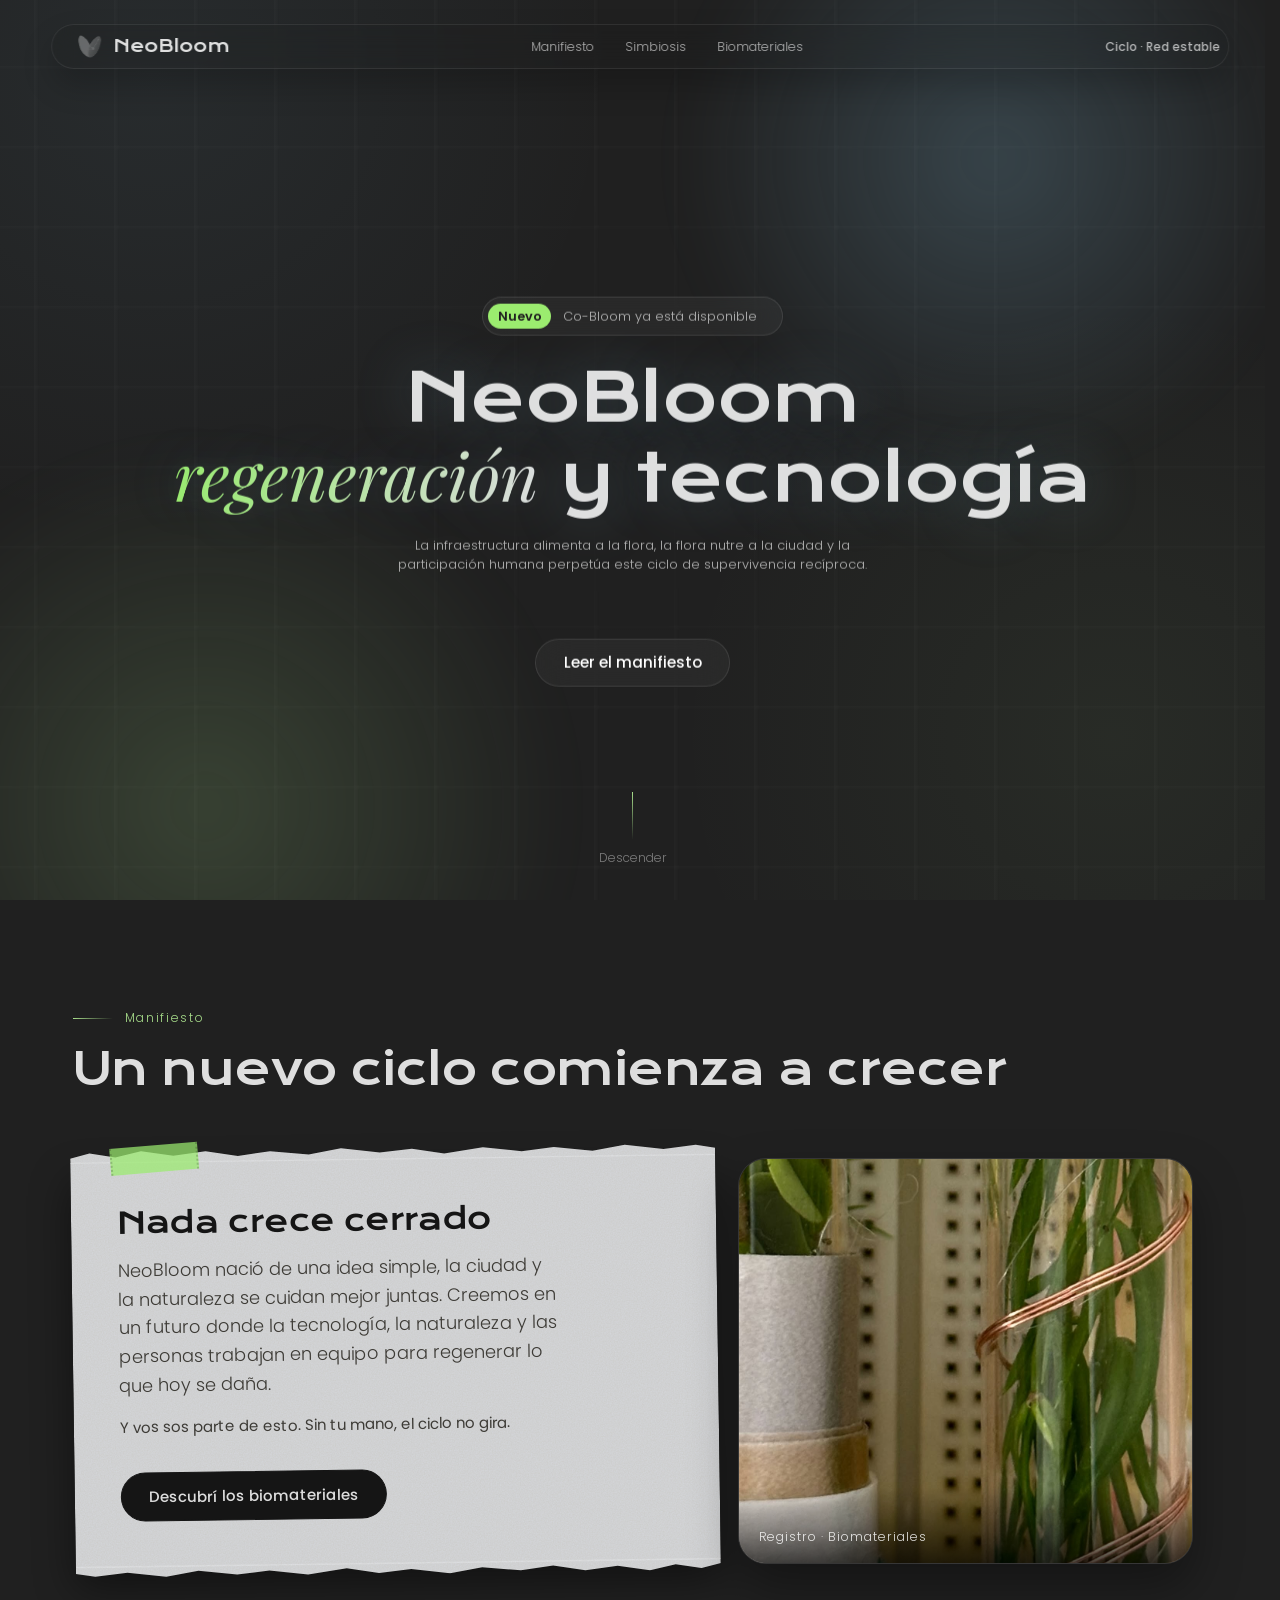
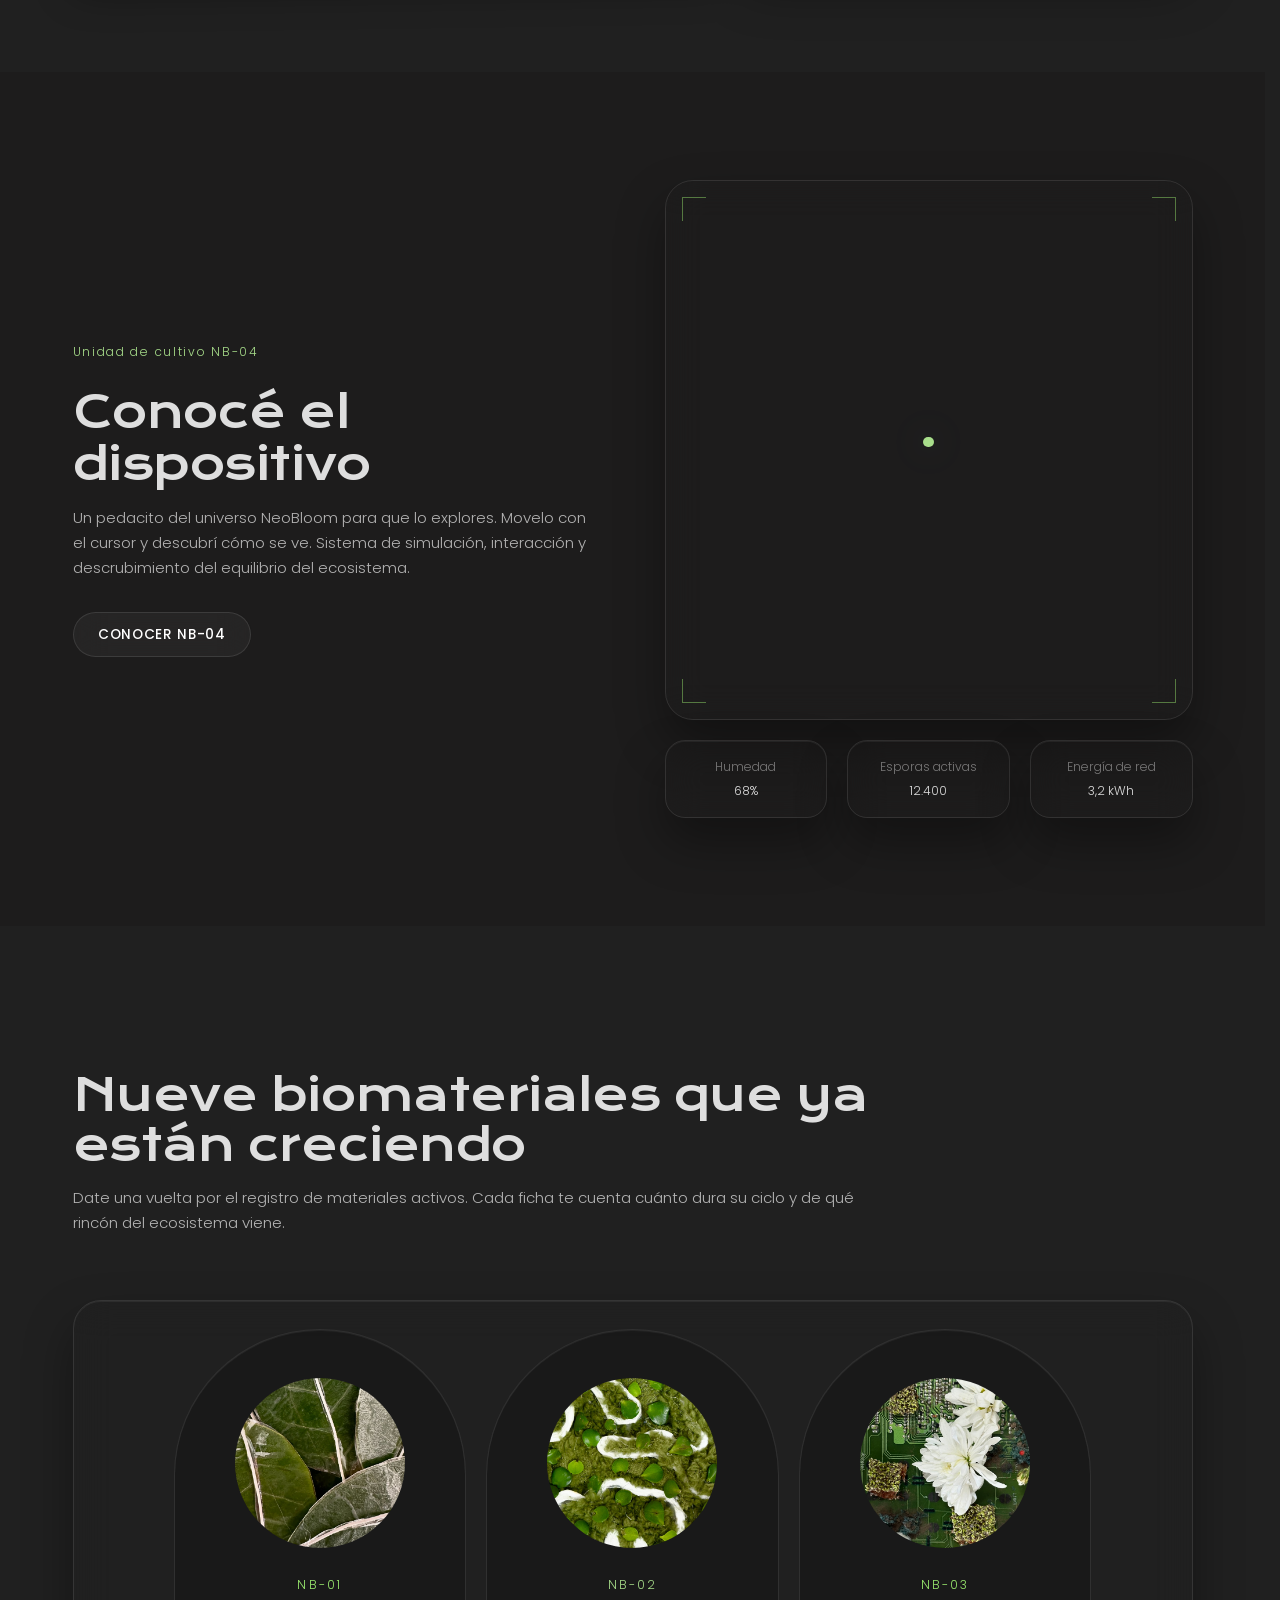
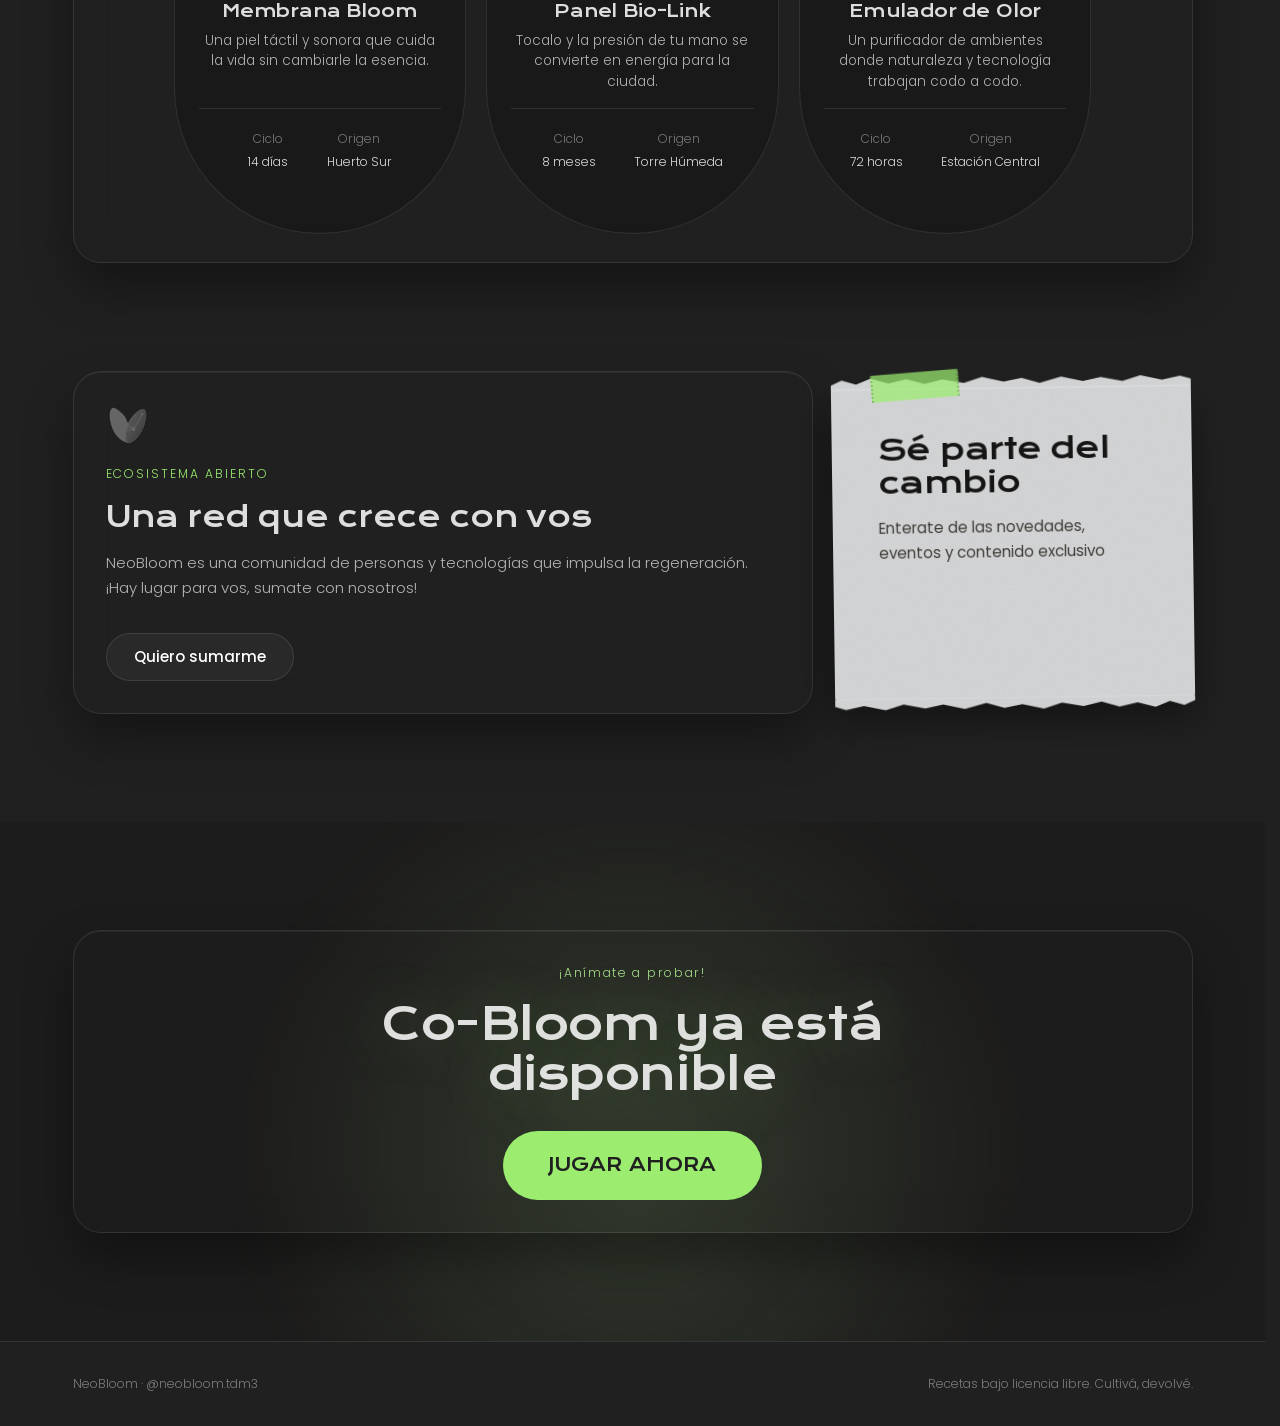
<file: index.html>
<!DOCTYPE html>
<!--
  ============================================================================
  NEOBLOOM · Repositorio interactivo / Archivo biotecnológico  ·  REDISEÑO
  ----------------------------------------------------------------------------
  ESTRUCTURA DEL PROYECTO (los tres archivos deben estar en la MISMA carpeta):
    /index.html   ← este archivo (contenido y estructura)
    /style.css    ← todo el diseño (colores y tipos en :root)
    /script.js    ← parallax, fade-in, carrusel y modal

  QUÉ CAMBIÓ:
    · Nav + Hero (secciones 1 y 2)  → SIN CAMBIOS (salvo el href de "Ciclo · Red estable")
    · Secciones 3 a 7               → rediseño bento + papel rasgado + textos nuevos
    · Sección 6 (#co-bloom)         → reemplaza a la vieja "Terminal": botón "JUGAR AHORA"

  Busca "INSERTAR" o "CAMBIAR" para encontrar los puntos que podés editar.
  ============================================================================
-->
<html lang="es">
<head>
  <meta charset="UTF-8">
  <meta name="viewport" content="width=device-width, initial-scale=1.0">

  <!-- SEO / metadatos: cambiá estos textos cuando publiques -->
  <title>NeoBloom · Archivo biotecnológico</title>
  <meta name="description" content="NeoBloom es un ecosistema abierto donde la infraestructura tecnológica alimenta a la flora y la flora nutre a las personas.">
  <meta name="theme-color" content="#272525">

  <!-- ===== TIPOGRAFÍAS (Google Fonts) ===== -->
  <link rel="preconnect" href="https://fonts.googleapis.com">
  <link rel="preconnect" href="https://fonts.gstatic.com" crossorigin>
  <link href="https://fonts.googleapis.com/css2?family=Krona+One&family=Poppins:wght@300;400;500;600&display=swap" rel="stylesheet">
  <link href="https://fonts.googleapis.com/css2?family=Krona+One&family=Playfair+Display:ital@1&family=Poppins:wght@300;400;500;600&display=swap" rel="stylesheet">

  <!-- ===== HOJA DE ESTILOS ===== -->
  <link rel="stylesheet" href="style.css">

  <!-- Si el navegador no ejecuta JS, igual se muestra el botón de juego -->
  <noscript>
    <style>
      #play-btn { display: inline-block !important; }
    </style>
  </noscript>
</head>

<body>
<!-- Pantalla de carga / disolución inicial -->
  <div class="page-loader" aria-hidden="true"></div>
<!-- Enlace de accesibilidad: solo visible al navegar con teclado (tecla Tab) -->
<a class="skip-link" href="#inicio">Saltar al contenido</a>



<!--
  ============================================================================
  1 · BARRA DE NAVEGACIÓN (Isla flotante)   ← SIN CAMBIOS
  ============================================================================
-->
<header class="nav" id="nav">

<a class="nav__brand" href="#inicio">
  <img src="recursos/logoneobloom.png" alt="NeoBloom" class="nav__logo">
  <span>NeoBloom</span>
</a>

  <!-- Hamburguesa (solo móvil) -->
  <button class="nav__toggle" aria-label="Abrir menú" aria-expanded="false" aria-controls="nav-menu">
    <span class="nav__toggle-icon" aria-hidden="true"></span>
  </button>

  <!-- Centro: Enlaces -->
  <nav class="nav__links" id="nav-menu" aria-label="Secciones del archivo">
    <a href="#manifiesto">Manifiesto</a>
    <a href="#simbiosis">Simbiosis</a>
    <a href="#catalogo">Biomateriales</a>
    <!-- El destino antiguo (#login) no existía; ahora lleva al lanzamiento de Co-Bloom -->
    <a href="#co-bloom" class="nav__login">Ciclo · Red estable</a>
  </nav>

  <!-- Derecha: Acciones (Desktop) -->
  <div class="nav__actions">
    <a href="#co-bloom" class="nav__login">Ciclo · Red estableㅤㅤ</a>
  </div>

</header>

<main>

  <!--
    ==========================================================================
    2 · HERO (100vh)   ← SIN CAMBIOS (video, parallax, grilla interactiva)
    ==========================================================================
  -->
  <section class="hero" id="inicio" style="position: relative; overflow: hidden;">

    <!-- Capa A: retícula técnica de fondo (patrón puro CSS, sin imágenes) -->
    <div class="hero__grid" data-parallax="0.15" aria-hidden="true"></div>

    <!-- VIDEO DE PORTADA -->
    <video class="video-portada" autoplay loop muted playsinline data-parallax="0.4">
      <source src="recursos/videoportada.mp4" type="video/mp4">
      Tu navegador no soporta videos.
    </video>

    <!-- Capa B: halo de bioluminiscencia -->
    <div class="hero__glow" data-parallax="0.15" aria-hidden="true"></div>

    <!-- Capa C: contenido -->
    <div class="hero__content" data-parallax="-0.12">

       <a href="#co-bloom" class="hero__badge">
        <span class="hero__badge-tag">Nuevo</span>
        Co-Bloom ya está disponible
        <span class="hero__badge-arrow"></span>
      </a>

      <h1 class="hero__title">
        NeoBloom<br>
        <span class="text-accent">regeneración</span> y tecnología
      </h1>

      <p class="hero__text hero__text--small">
        La infraestructura alimenta a la flora, la flora nutre a la ciudad y la participación humana perpetúa este ciclo de supervivencia recíproca.
      </p>

      <div class="hero__actions">
        <a class="btn btn--ghost" href="#manifiesto">Leer el manifiesto</a>
      </div>
    </div>

    <!-- Indicador de scroll -->
    <a class="hero__cue" href="#manifiesto" aria-label="Bajar al manifiesto">
      <span class="hero__cue-line" aria-hidden="true"></span>
      Descender
    </a>
  </section>


  <!--
    ==========================================================================
    3 · MANIFIESTO  (bento: papel rasgado + 3 principios + foto)
    Cada elemento con data-reveal aparece con fade-in al entrar en pantalla.
    ==========================================================================
  -->
  <section class="section manifesto" id="manifiesto">
    <div class="shell">

      <p class="section__tag" data-reveal>Manifiesto</p>
      <h2 class="section__title" data-reveal data-reveal-delay="1">
        Un nuevo ciclo comienza a crecer
      </h2>

      <div class="bento bento--manifesto">

        <!-- Papel rasgado grande: el mensaje principal -->
        <article class="tile tile--paper manifesto__paper" data-reveal data-reveal-delay="1">
          <span class="tape" aria-hidden="true"></span>
          <h3 class="paper__title">Nada crece cerrado</h3>
          <p class="paper__lead">
            NeoBloom nació de una idea simple, la ciudad y la naturaleza se cuidan mejor juntas.
            Creemos en un futuro donde la tecnología, la naturaleza y las personas trabajan en equipo
            para regenerar lo que hoy se daña.
          </p>
          <p class="paper__text">
            Y vos sos parte de esto. Sin tu mano, el ciclo no gira.
          </p>
          <a class="btn btn--paper" href="#catalogo">Descubrí los biomateriales</a>
        </article>

        <!-- Tile de foto (Mini muestrario rotativo) -->
        <figure class="tile tile--photo" data-reveal data-reveal-delay="1">
          <img class="slide is-active" src="recursos/muestrario8.jpg" alt="Biomaterial" loading="lazy">
          <img class="slide" src="recursos/muestrario2.jpg" alt="Biomaterial" loading="lazy">
          <img class="slide" src="recursos/muestrario4.jpg" alt="Biomaterial" loading="lazy">
          <img class="slide" src="recursos/muestrario5.jpg" alt="Biomaterial" loading="lazy">
          
          <figcaption>Registro · Biomateriales</figcaption>
        </figure>

      </div>
    </div>
  </section>


  <!--
    ==========================================================================
    4 · SIMBIOSIS · CONTENEDOR 3D (SPLINE)   ← el visor de Spline NO se tocó
    ==========================================================================
  -->
<!--
    ==========================================================================
    4 · SIMBIOSIS · CONTENEDOR 3D (SPLINE)
    ==========================================================================
  -->
  <section class="section symbiosis" id="simbiosis">
    <div class="shell">
      
      <!-- NUEVO: Contenedor para dividir en 2 columnas -->
      <div class="symbiosis__layout">

        <!-- Columna Izquierda: Texto y botón -->
        <header class="symbiosis__head" data-reveal>
          <p class="section__tag">Unidad de cultivo NB-04</p>
          <h2 class="section__title" style="margin-top: 0.5rem; line-height: 1.2;">Conocé el dispositivo</h2>
          <p class="symbiosis__text">
            Un pedacito del universo NeoBloom para que lo explores. Movelo con el cursor
            y descubrí cómo se ve. Sistema de simulación, interacción y descrubimiento del equilibrio del ecosistema.
          </p>

    <!-- Botón Explorar que abre el modal -->
          <button class="btn btn--ghost" type="button" aria-haspopup="dialog" aria-controls="info-modal" style="margin-top: 2rem; padding: 0.9em 1.8em; font-family: var(--font-body); font-weight: 500; font-size: 0.85rem; letter-spacing: 0.05em; display: inline-flex; align-items: center; gap: 0.8rem;">
            CONOCER NB-04 
          </button>
        </header>

        <!-- Columna Derecha: Visor 3D y Datos -->
        <div class="symbiosis__visuals">
          <div class="stage" data-reveal data-reveal-delay="1">
            <script type="module" src="https://cdn.spline.design/@splinetool/viewer@2.0.57/build/spline-viewer.js"></script>
            <spline-viewer url="https://prod.spline.design/P3klksN04WxGM6pD/scene.splinecode"></spline-viewer>

            <div class="stage__placeholder">
              <span class="stage__dot" aria-hidden="true"></span>
              <p></p>
            </div>

            <span class="stage__corner stage__corner--tl" aria-hidden="true"></span>
            <span class="stage__corner stage__corner--tr" aria-hidden="true"></span>
            <span class="stage__corner stage__corner--bl" aria-hidden="true"></span>
            <span class="stage__corner stage__corner--br" aria-hidden="true"></span>
          </div>

          <ul class="readout" data-reveal data-reveal-delay="2">
            <li class="tile tile--glass"><span>Humedad</span> 68%</li>
            <li class="tile tile--glass"><span>Esporas activas</span> 12.400</li>
            <li class="tile tile--glass"><span>Energía de red</span> 3,2 kWh</li>
          </ul>
        </div>

      </div> <!-- /symbiosis__layout -->

    </div>
  </section>



  <!--
    ==========================================================================
    5 · CATÁLOGO DE BIOMATERIALES (carrusel de 3 en 3; en móvil, de 1 en 1)
    IMPORTANTE: script.js espera 9 tarjetas .card dentro de 3 .carousel-page.
    Si sumás o quitás tarjetas, ajustá también "allCards.length !== 9" en script.js.
    ==========================================================================
  -->
  <section class="section catalog" id="catalogo">
    <div class="shell">

      <header class="catalog__head">
        <p class="section__tag" data-reveal>Muestrario</p>
        <h2 class="section__title" data-reveal data-reveal-delay="1">
          Nueve biomateriales que ya están creciendo
        </h2>
        <p class="catalog__text" data-reveal data-reveal-delay="2">
          Date una vuelta por el registro de materiales activos. Cada ficha te cuenta cuánto
          dura su ciclo y de qué rincón del ecosistema viene.
        </p>
      </header>

      <div class="catalog-container tile tile--glass" data-reveal data-reveal-delay="3">

        <button class="carousel-btn carousel-btn--prev" aria-label="Anterior">←</button>

        <div class="catalog__grid">

          <!-- Página 1 -->
          <div class="carousel-page is-active">

            <article class="card" data-accent="verde">
              <div class="card__image-box">
                <img src="recursos/muestrario2.jpg" alt="Membrana Bloom">
              </div>
              <p class="card__code">NB-01</p>
              <h3 class="card__title">Membrana Bloom</h3>
              <p class="card__text">Una piel táctil y sonora que cuida la vida sin cambiarle la esencia.</p>
              <dl class="card__meta">
                <div><dt>Ciclo</dt><dd>14 días</dd></div>
                <div><dt>Origen</dt><dd>Huerto Sur</dd></div>
              </dl>
            </article>

            <article class="card" data-accent="celeste">
              <div class="card__image-box">
                <img src="recursos/muestrario3.jpg" alt="Panel Bio-Link">
              </div>
              <p class="card__code">NB-02</p>
              <h3 class="card__title">Panel Bio-Link</h3>
              <p class="card__text">Tocalo y la presión de tu mano se convierte en energía para la ciudad.</p>
              <dl class="card__meta">
                <div><dt>Ciclo</dt><dd>8 meses</dd></div>
                <div><dt>Origen</dt><dd>Torre Húmeda</dd></div>
              </dl>
            </article>

            <article class="card" data-accent="verde">
              <div class="card__image-box">
                <img src="recursos/muestrario5.jpg" alt="Emulador de Olor">
              </div>
              <p class="card__code">NB-03</p>
              <h3 class="card__title">Emulador de Olor</h3>
              <p class="card__text">Un purificador de ambientes donde naturaleza y tecnología trabajan codo a codo.</p>
              <dl class="card__meta">
                <div><dt>Ciclo</dt><dd>72 horas</dd></div>
                <div><dt>Origen</dt><dd>Estación Central</dd></div>
              </dl>
            </article>

          </div>

          <!-- Página 2 -->
          <div class="carousel-page">

            <article class="card" data-accent="celeste">
              <div class="card__image-box">
                <img src="recursos/muestrario4.jpg" alt="Esferas Moleculares">
              </div>
              <p class="card__code">NB-04</p>
              <h3 class="card__title">Esferas Moleculares</h3>
              <p class="card__text">Pequeñas piezas de diseño molecular para concentrarte y recargar la cabeza.</p>
              <dl class="card__meta">
                <div><dt>Ciclo</dt><dd>21 días</dd></div>
                <div><dt>Origen</dt><dd>Laboratorio Bio</dd></div>
              </dl>
            </article>

            <article class="card" data-accent="verde">
              <div class="card__image-box">
                <img src="recursos/muestrario6.jpg" alt="Lemon Stream">
              </div>
              <p class="card__code">NB-05</p>
              <h3 class="card__title">Lemon Stream</h3>
              <p class="card__text">Una bebida fresca y cítrica, con perfiles botánicos para sorprender al paladar.</p>
              <dl class="card__meta">
                <div><dt>Ciclo</dt><dd>5 días</dd></div>
                <div><dt>Origen</dt><dd>Laboratorio Bio</dd></div>
              </dl>
            </article>

            <article class="card" data-accent="celeste">
              <div class="card__image-box">
                <img src="recursos/muestrario9.jpg" alt="Esferas Cognitivas">
              </div>
              <p class="card__code">NB-06</p>
              <h3 class="card__title">Esferas Cognitivas</h3>
              <p class="card__text">Sabores que despejan la mente y le dan un respiro a la fatiga.</p>
              <dl class="card__meta">
                <div><dt>Ciclo</dt><dd>30 días</dd></div>
                <div><dt>Origen</dt><dd>Laboratorio Bio</dd></div>
              </dl>
            </article>

          </div>

          <!-- Página 3 -->
          <div class="carousel-page">

            <article class="card" data-accent="verde">
              <div class="card__image-box">
                <img src="recursos/muestrario8.jpg" alt="Neuroflora">
              </div>
              <p class="card__code">NB-07</p>
              <h3 class="card__title">Neuroflora</h3>
              <p class="card__text">Un rincón para mirar de cerca cómo naturaleza y tecnología conviven en equilibrio.</p>
              <dl class="card__meta">
                <div><dt>Ciclo</dt><dd>10 días</dd></div>
                <div><dt>Origen</dt><dd>Invernadero</dd></div>
              </dl>
            </article>

            <article class="card" data-accent="celeste">
              <div class="card__image-box">
                <img src="recursos/muestrario7.jpg" alt="Aroma Menta">
              </div>
              <p class="card__code">NB-08</p>
              <h3 class="card__title">Aroma Menta</h3>
              <p class="card__text">Frescura y aire limpio gracias a plantas híbridas que conducen el aroma.</p>
              <dl class="card__meta">
                <div><dt>Ciclo</dt><dd>12 días</dd></div>
                <div><dt>Origen</dt><dd>Olfativo</dd></div>
              </dl>
            </article>

            <article class="card" data-accent="verde">
              <div class="card__image-box">
                <img src="recursos/muestrario1.jpg" alt="Sistema de Audio Orgánico">
              </div>
              <p class="card__code">NB-09</p>
              <h3 class="card__title">Sistema de Audio Orgánico</h3>
              <p class="card__text">Hongos bio-modificados que reinterpretan tu música en tiempo real.</p>
              <dl class="card__meta">
                <div><dt>Ciclo</dt><dd>2 horas</dd></div>
                <div><dt>Origen</dt><dd>Sector Auditivo</dd></div>
              </dl>
            </article>

          </div>

        </div>

        <button class="carousel-btn carousel-btn--next" aria-label="Siguiente">→</button>

      </div>

    </div>
  </section>


  <!--
    ==========================================================================
    6 · COMUNIDAD  (bento: "Ecosistema abierto" + newsletter en papel rasgado)
    ==========================================================================
  -->
  <section class="section community" id="comunidad">
    <div class="shell">

      <div class="bento bento--community">

        <article class="tile tile--glass community__join" data-reveal data-accent="verde">
          <img class="community__logo" src="recursos/logoneobloom.png" alt="" aria-hidden="true">
          <p class="tile__eyebrow">Ecosistema abierto</p>
          <h2 class="tile__title">Una red que crece con vos</h2>
          <p>
            NeoBloom es una comunidad de personas y tecnologías que impulsa la regeneración.
            ¡Hay lugar para vos, sumate con nosotros!
          </p>
          <a class="btn btn--ghost" href="https://www.instagram.com/comunidad_cobloom/" target="_blank" rel="noopener noreferrer">Quiero sumarme</a>
        </article>

        <!-- Papel rasgado con formulario de suscripción -->
        <article class="tile tile--paper community__news" id="newsletter" data-reveal data-reveal-delay="1">
          <span class="tape" aria-hidden="true"></span>
          <h2 class="paper__title">Sé parte del cambio</h2>
          <p class="paper__text">Enterate de las novedades, eventos y contenido exclusivo</p>

          <!--
            CAMBIAR: el formulario todavía no está conectado a ningún servicio.
            Cuando tengas uno (Mailchimp, Formspree, etc.) pegá su URL en la
            constante NEWSLETTER_ENDPOINT de script.js (bloque "7b · NEWSLETTER").
            Mientras esté vacía, el formulario avisa que las suscripciones abren pronto.
          -->
        </article>

      </div>
    </div>
  </section>


  <!--
    ==========================================================================
    7 · LANZAMIENTO DE CO-BLOOM  (reemplaza a la vieja "Terminal")
    Muestra el botón "JUGAR AHORA" que abre el juego.
    El enlace se cambia en el href de #play-btn.
    ==========================================================================
  -->
  <section class="section launch" id="co-bloom">
    <div class="launch__halo" data-parallax="0.2" aria-hidden="true"></div>

    <div class="shell">
      <div class="bento bento--launch">

        <article class="tile tile--glass launch__main" data-reveal data-accent="verde">
          <p class="section__tag">¡Anímate a probar!</p>

          <h2 class="launch__title">Co-Bloom ya está disponible</h2>

          <a class="btn btn--neon launch__play" id="play-btn"
             href="https://gutzzina.github.io/NeoBloomJuego/" target="_blank" rel="noopener noreferrer">
            JUGAR AHORA
          </a>

          <!-- Aviso para lectores de pantalla cuando se abre el juego -->
          <p class="sr-only" id="launch-status" aria-live="polite"></p>
        </article>

      </div>
    </div>
  </section>

</main>

<!--
  ============================================================================
  FOOTER
  ============================================================================
-->
<footer class="footer">
  <div class="shell footer__inner">
    <p>NeoBloom · @neobloom.tdm3</p>
    <p>Recetas bajo licencia libre. Cultivá, devolvé.</p>
  </div>
</footer>

<!-- ============================================================================
   8 · MODAL DE INFORMACIÓN (lo abre el botón "?" de la sección Simbiosis)
   ======================================================================== -->
<div class="modal" id="info-modal" role="dialog" aria-modal="true"
     aria-labelledby="info-modal-title" aria-hidden="true" inert>

  <div class="modal__backdrop" data-modal-close></div>

  <div class="modal__panel">
    <button class="modal__close" type="button" data-modal-close aria-label="Cerrar">&#215;</button>

    <p class="section__tag">Sobre el dispositivo</p>

    <h2 class="modal__title" id="info-modal-title">
      ¿De qué se trata este dispositivo?
    </h2>

    <p class="modal__text">
      Este módulo es el corazón de nuestra economía circular. Convierte la materia en energía
      limpia y conversa todo el tiempo con la red que lo rodea. Acá nada se desperdicia, cada
      residuo vuelve al sistema como nutriente o como recurso para la ciudad.
    </p>
  </div>
</div>

<canvas id="spore-canvas" aria-hidden="true"></canvas>

<!-- ===== JAVASCRIPT (al final del body para que el DOM ya exista) ===== -->
<script src="script.js"></script>

</body>
</html>
</file>
<file: style.css>
/* ==========================================================================
   NEOBLOOM · style.css  ·  REDISEÑO BENTO
   --------------------------------------------------------------------------
   ÍNDICE
     00 · Variables globales (:root)  ← EMPEZÁ A EDITAR ACÁ
     01 · Reset y base
     02 · Utilidades (shell, botones, títulos, reveal)
     03 · Navegación                  (sin cambios)
     04 · Hero                        (sin cambios)
     05 · Sistema BENTO               (NUEVO: grilla, tiles de vidrio, papel rasgado)
     06 · Manifiesto
     07 · Simbiosis / contenedor 3D
     08 · Catálogo (carrusel)
     09 · Comunidad / newsletter
     10 · Lanzamiento Co-Bloom + cuenta regresiva
     11 · Pie
     12 · Responsive
     13 · Accesibilidad, loader y modal
   ========================================================================== */

/* ==========================================================================
   00 · VARIABLES GLOBALES
   ========================================================================== */
:root {
  /* --- Paleta base --- */
  --color-bg:        #202020;   /* fondo principal (nocturno) */
  --color-bg-deep:   #1d1c1c;   /* fondo más profundo, para secciones hundidas */
  --color-bloom:     #9bec6f;   /* verde orgánico */
  --color-bio:       #A8DE8B;   /* verde claro / acento */
  --color-text:      #ffffffda; /* texto principal */

  --color-text-soft: rgba(255, 255, 255, 0.66);
  --color-text-dim:  rgba(255, 255, 255, 0.42);

  /* --- Papel rasgado (collage brutalista) --- */
  --paper:      #e0e2e6f1;   /* color del papel */
  --paper-ink:  #151515;   /* tinta sobre el papel */
  --paper-ink-soft: #3d3b36;
  /* Textura de papel: ruido fractal en SVG (sin imágenes externas) */
  --paper-tex: url("data:image/svg+xml;utf8,<svg xmlns='http://www.w3.org/2000/svg' width='220' height='220'><filter id='n'><feTurbulence type='fractalNoise' baseFrequency='.75' numOctaves='3' stitchTiles='stitch'/><feColorMatrix values='0 0 0 0 .35  0 0 0 0 .3  0 0 0 0 .18  0 0 0 .16 0'/></filter><rect width='100%' height='100%' filter='url(%23n)'/></svg>");

  /* --- Glassmorphism --- */
  --glass-bg:        rgba(255, 255, 255, 0.045);
  --glass-bg-strong: rgba(255, 255, 255, 0.075);
  --glass-border:    rgba(255, 255, 255, 0.10);
  --glass-blur:      18px;

  /* --- Bioluminiscencia (neón sutil) --- */
  --glow-bloom:      0 0 var(--glow-size) rgba(168, 222, 139, 0.28);
  --glow-bio:        0 0 var(--glow-size) rgba(141, 199, 228, 0.30);
  --glow-size:       2.5rem;

  /* --- Tipografías --- */
  --font-title: 'Krona One', 'Arial Black', sans-serif;
  --font-body:  'Poppins', system-ui, sans-serif;

  /* --- Escala tipográfica fluida --- */
  --fs-hero:  clamp(2rem,   5.2vw, 4.6rem);
  --fs-h2:    clamp(1.6rem, 3.4vw, 2.9rem);
  --fs-h3:    clamp(1.05rem, 1.5vw, 1.3rem);
  --fs-lead:  clamp(1.02rem, 1.4vw, 1.25rem);
  --fs-body:  clamp(0.94rem, 1.05vw, 1.05rem);
  --fs-small: clamp(0.76rem, 0.9vw, 0.85rem);

  /* --- Ritmo vertical y espacios --- */
  --space-xs:  0.5rem;
  --space-sm:  1rem;
  --space-md:  2rem;
  --space-lg:  4rem;
  --space-xl:  clamp(5rem, 12vh, 9rem);

  /* --- Layout --- */
  --shell-max:  76rem;
  --shell-pad:  clamp(1.25rem, 5vw, 3rem);
  --measure:    62ch;
  --bento-gap:  clamp(0.75rem, 1.6vw, 1.25rem);   /* separación entre tiles */

  /* --- Contenedor 3D (Spline) --- */
  --stage-w: 80vw;
  --stage-h: 60vh;

  /* --- Formas y tiempos --- */
  --radius-sm: 0.5rem;
  --radius-md: 1.25rem;
  --radius-lg: 1.75rem;
  --ease:      cubic-bezier(0.22, 0.61, 0.36, 1);
  --dur-fast:  0.25s;
  --dur-slow:  0.9s;
}

/* ==========================================================================
   01 · RESET Y BASE
   ========================================================================== */
*,
*::before,
*::after { box-sizing: border-box; }

html {
  scroll-behavior: smooth;
  -webkit-text-size-adjust: 100%;
  scrollbar-gutter: stable;
}

body {
  margin: 0;
  background-color: var(--color-bg);
  color: var(--color-text);
  font-family: var(--font-body);
  font-size: var(--fs-body);
  font-weight: 300;
  line-height: 1.65;
  overflow-x: hidden;

  background-image:
    radial-gradient(60vw 60vw at 12% 8%,  rgba(141, 199, 228, 0.07), transparent 60%),
    radial-gradient(55vw 55vw at 88% 82%, rgba(168, 222, 139, 0.06), transparent 62%);
  background-attachment: fixed;
}

img, video, canvas, iframe { display: block; max-width: 100%; }

h1, h2, h3 {
  font-family: var(--font-title);
  font-weight: 400;
  line-height: 1.15;
  letter-spacing: -0.01em;
  margin: 0;
}

p { margin: 0; }

a { color: inherit; text-decoration: none; }

/* --- Video de portada (Hero) --- */
.video-portada {
  position: absolute;
  top: 0;
  left: 0;
  width: 100vw;
  height: 100vh;
  object-fit: cover;
  z-index: -2;
  pointer-events: none;
  opacity: 0.35;
}


/* ==========================================================================
   02 · UTILIDADES
   ========================================================================== */
.shell {
  width: 100%;
  max-width: var(--shell-max);
  margin-inline: auto;
  padding-inline: var(--shell-pad);
}

.section {
  position: relative;
  padding-block: var(--space-xl);
}

.section__tag {
  font-size: var(--fs-small);
  letter-spacing: 0.14em;
  color: var(--color-bio);
  margin-bottom: var(--space-sm);
}
.section__tag::before {
  content: "";
  display: inline-block;
  width: 2.5rem;
  height: 1px;
  margin-right: 0.75rem;
  vertical-align: middle;
  background: linear-gradient(90deg, var(--color-bio), transparent);
}

.section__title {
  font-size: var(--fs-h2);
  max-width: 35ch;
}

/* --- Animación de aparición (la dispara el IntersectionObserver del JS) --- */
[data-reveal] {
  opacity: 0;
  transform: translateY(1.75rem);
  transition:
    opacity   var(--dur-slow) var(--ease),
    transform var(--dur-slow) var(--ease);
}
[data-reveal].is-visible {
  opacity: 1;
  transform: none;
}
[data-reveal-delay="1"] { transition-delay: 0.12s; }
[data-reveal-delay="2"] { transition-delay: 0.24s; }
[data-reveal-delay="3"] { transition-delay: 0.36s; }

/* Oculta un elemento del todo (lo usa el estado 1/2 de la cuenta regresiva) */
.is-hidden { display: none !important; }

/* --- Botones --- */
/* --- Botones --- */
.btn {
  display: inline-block;
  font-family: var(--font-body);
  font-size: var(--fs-body);
  font-weight: 500;
  line-height: 1.3;
  padding: 0.9em 1.8em;
  border-radius: 999px;
  border: 1px solid var(--glass-border);
  background: var(--glass-bg);
  backdrop-filter: blur(var(--glass-blur));
  -webkit-backdrop-filter: blur(var(--glass-blur));
  cursor: pointer;
  color: #ffffff; /* ¡ESTA ES LA LÍNEA NUEVA QUE LO PINTA DE BLANCO! */
  transition:
    border-color var(--dur-fast) var(--ease),
    background   var(--dur-fast) var(--ease),
    transform    var(--dur-fast) var(--ease),
    box-shadow   var(--dur-fast) var(--ease);
}

.btn--ghost:hover,
.btn--ghost:focus-visible {
  border-color: rgba(168, 222, 139, 0.55);
  background: rgba(255, 255, 255, 0.15); /* Sube a 0.3 o 0.5 si lo quieres aún más blanco */
  transform: translateY(-2px);
  box-shadow: var(--glow-bloom);
}

/* Botón principal con pulso de neón */
.btn--neon {
  font-family: var(--font-title);
  font-size: clamp(0.85rem, 1.45vw, 1.15rem);
  letter-spacing: 0.01em;
  padding: 1.15em 2.4em;
  color: var(--color-bg);
  background: var(--color-bloom);
  border-color: transparent;
  animation: pulse 3.4s ease-in-out infinite;
}
.btn--neon:hover,
.btn--neon:focus-visible {
  background: var(--color-bio);
  transform: translateY(-3px) scale(1.02);
  animation-play-state: paused;
  box-shadow: 0 0 4rem rgba(168, 222, 139, 0.55);
}

@keyframes pulse {
  0%, 100% { box-shadow: 0 0 1.4rem rgba(168, 222, 139, 0.25); }
  50%      { box-shadow: 0 0 3.6rem rgba(168, 222, 139, 0.55); }
}

/* Botón sobre papel: tinta oscura, hover verde */
.btn--paper {
  color: var(--color-text);
  background: var(--paper-ink);
  border-color: var(--paper-ink);
  backdrop-filter: none;
  -webkit-backdrop-filter: none;
}
.btn--paper:hover,
.btn--paper:focus-visible {
  background: #2c4a1f;
  border-color: #2c4a1f;
  transform: translateY(-2px);
}

/* Enlace de salto para teclado */
.skip-link {
  position: absolute;
  left: -9999px;
  top: var(--space-sm);
  padding: 0.6em 1.2em;
  background: var(--color-bloom);
  color: var(--color-bg);
  border-radius: var(--radius-sm);
  z-index: 100;
}
.skip-link:focus { left: var(--space-sm); }


/* ==========================================================================
   TOP COUNTDOWN BAR
   ========================================================================== */
/* ==========================================================================
   TOP COUNTDOWN BAR (Estética oscura + centrado)
   ========================================================================== */
.top-countdown {
  position: fixed;
  top: 0;
  left: 0;
  right: 0;
  z-index: 60;
  
  background: var(--color-bloom); /* Fondo verde */
  color: #111111; /* Texto oscuro para contrastar con el verde */
  font-family: var(--font-title);
  font-size: var(--fs-small);
  line-height: 1;
  padding: 0.6rem 0;
  
  /* Animación para que baje suavemente */
  transform: translateY(-100%);
  transition: transform var(--dur-slow) var(--ease);
}

.top-countdown.is-visible {
  transform: translateY(0);
}

.top-countdown.is-hidden-on-scroll {
  transform: translateY(-100%);
}

.top-countdown__inner {
  max-width: var(--shell-max);
  margin-inline: auto;
  padding-inline: var(--shell-pad);
  
  /* Centrado de todo el contenido */
  display: flex;
  align-items: center;
  justify-content: center;
  gap: 1.5rem; /* Separación entre el título y los números */
  flex-wrap: wrap;
  text-align: center;
}

.top-countdown__label {
  font-family: var(--font-title);
  font-size: 0.68rem;
  letter-spacing: 0.08em;
  font-weight: 400;
  text-transform: uppercase;

  background: linear-gradient(90deg, var(--color-bloom), #070707, var(--color-bloom));
  background-size: 200% auto;
  -webkit-background-clip: text;
  background-clip: text;
  -webkit-text-fill-color: transparent;
  color: transparent;
  animation: brillarTexto 4s linear infinite;
}

.top-countdown__timer {
  display: flex;
  align-items: center;
  justify-content: center;
  gap: 0.25rem;
  
  /* Estilo de los números */
  font-family: var(--font-title);
  font-size: 0.68rem;
  letter-spacing: 0.05em;
  font-variant-numeric: tabular-nums;

  background: linear-gradient(90deg, var(--color-bloom), #070707, var(--color-bloom));
  background-size: 200% auto;
  -webkit-background-clip: text;
  background-clip: text;
  -webkit-text-fill-color: transparent;
  color: transparent;
  animation: brillarTexto 4s linear infinite;
}

.top-countdown__unit {
  display: flex;
  align-items: center;
}

.top-countdown__sep {
  color: #111111;
  opacity: 0.6;
}

/* Baja la barra de navegación "NeoBloom" cuando el banner aparece */
.nav {
  top: 1.5rem;
  transition: top var(--dur-slow) var(--ease);
}
body.has-top-countdown .nav {
  top: calc(1.5rem + 2.8rem);
}

/* ==========================================================================
   03 · NAVEGACIÓN (Estilo Píldora Flotante)   ← SIN CAMBIOS
   ========================================================================== */
.nav {
  position: fixed;
  top: 1.5rem;
  left: 50%;
  transform: translateX(-50%);
  width: 92%;
  max-width: var(--shell-max);
  z-index: 50;

  display: flex;
  align-items: center;
  justify-content: space-between;

  padding: 0.5rem 0.5rem 0.5rem 1.5rem;

  background: rgba(25, 23, 23, 0.144);
  backdrop-filter: blur(12px);
  -webkit-backdrop-filter: blur(12px);
  border: 1px solid rgba(255, 255, 255, 0.08);
  border-radius: 999px;
  box-shadow: 0 1rem 2rem rgba(0, 0, 0, 0.2);

  transition: background 0.3s ease, border-color 0.3s ease;
}

.nav.is-scrolled {
  background: rgba(15, 15, 15, 0.85);
  border-color: rgba(255, 255, 255, 0.15);
}

.nav__brand {
  display: inline-flex;
  align-items: center;
  gap: 0.6rem;
  font-family: var(--font-title);
  font-size: clamp(0.9rem, 1.3vw, 1.05rem);
}

.nav__logo {
  width: 1.7rem;
  height: 1.7rem;
  max-width: 1.7rem;
  max-height: 1.7rem;
  object-fit: contain;
  display: block;
}

.nav__links {
  display: flex;
  gap: clamp(1rem, 2.4vw, 2.2rem);
  font-size: var(--fs-small);
  color: var(--color-text-soft);
}
.nav__links a { transition: color var(--dur-fast) var(--ease); }
.nav__links a:hover,
.nav__links a:focus-visible { color: var(--color-bloom); }

.nav__links .nav__login { display: none; }

.nav__actions {
  display: flex;
  align-items: center;
  gap: 1.25rem;
}

.nav__login {
  font-size: var(--fs-small);
  color: var(--color-text-soft);
  font-weight: 500;
  transition: color var(--dur-fast) var(--ease);
}
.nav__login:hover {
  color: var(--color-text);
}

.nav__btn.btn--neon {
  padding: 0.7em 1.5em;
  font-size: 0.85rem;
  animation: none;
  box-shadow: 0 0 1rem rgba(168, 222, 139, 0.062);
}
.nav__btn.btn--neon:hover {
  box-shadow: 0 0 1.5rem rgba(168, 222, 139, 0.5);
}

/* --- Hamburguesa móvil --- */
.nav__toggle {
  display: none;
  background: none;
  border: none;
  cursor: pointer;
  padding: 0.5rem;
  z-index: 51;
}

.nav__toggle-icon {
  display: block;
  width: 1.5rem;
  height: 2px;
  background: var(--color-text);
  position: relative;
  transition: background var(--dur-fast) var(--ease);
}
.nav__toggle-icon::before,
.nav__toggle-icon::after {
  content: "";
  position: absolute;
  left: 0;
  width: 100%;
  height: 2px;
  background: var(--color-text);
  transition: transform var(--dur-fast) var(--ease);
}
.nav__toggle-icon::before { top: -0.5rem; }
.nav__toggle-icon::after { bottom: -0.5rem; }

.nav__toggle[aria-expanded="true"] .nav__toggle-icon {
  background: transparent;
}
.nav__toggle[aria-expanded="true"] .nav__toggle-icon::before {
  transform: rotate(45deg) translate(0, 0.5rem);
}
.nav__toggle[aria-expanded="true"] .nav__toggle-icon::after {
  transform: rotate(-45deg) translate(0, -0.5rem);
}

@media (max-width: 30rem) {
  .nav__toggle { display: block; }

  .nav__links {
    position: absolute;
    top: calc(100% + 0.5rem);
    left: 50%;
    transform: translateX(-50%);
    width: 90%;
    max-width: var(--shell-max);
    flex-direction: column;
    align-items: center;
    padding: 1.5rem;
    gap: 1rem;
    background: rgba(25, 23, 23, 0.95);
    backdrop-filter: blur(12px);
    -webkit-backdrop-filter: blur(12px);
    border: 1px solid rgba(255, 255, 255, 0.1);
    border-radius: var(--radius-lg);
    box-shadow: 0 2rem 4rem rgba(0, 0, 0, 0.4);
    opacity: 0;
    visibility: hidden;
    transform: translateX(-50%) translateY(-0.5rem);
    transition: opacity 0.3s ease, visibility 0.3s ease, transform 0.3s ease;
    pointer-events: none;
  }

  .nav__links.is-open {
    opacity: 1;
    visibility: visible;
    transform: translateX(-50%) translateY(0);
    pointer-events: auto;
  }

  .nav__links .nav__login {
    width: 100%;
    text-align: center;
    padding: 0.75rem 1rem;
    margin-top: 0.5rem;
    border-top: 1px solid rgba(255, 255, 255, 0.1);
    color: var(--color-bloom);
    font-weight: 500;
    display: block;
  }

  .nav__actions { display: none; }

  .nav.is-scrolled .nav__links {
    background: rgba(15, 15, 15, 0.98);
  }
}


/* ==========================================================================
   04 · HERO   ← SIN CAMBIOS
   ========================================================================== */
.hero {
  position: relative;
  min-height: 100vh;
  min-height: 100svh;
  display: flex;
  flex-direction: column;
  justify-content: center;
  padding: calc(var(--space-xl) + 2rem) var(--shell-pad) var(--space-lg);
  overflow: hidden;
}

.hero__grid {
  position: absolute;
  inset: -20% -10%;
  background-image:
    linear-gradient(rgba(255, 255, 255, 0.021) 1px, transparent 5px),
    linear-gradient(90deg, rgba(255, 255, 255, 0.021) 1px, transparent 5px);
  background-size: 5rem 5rem;
  will-change: transform;

  mask-image: radial-gradient(circle 25rem at var(--mx, 50%) var(--my, 50%), transparent 0%, #000 70%);
  -webkit-mask-image: radial-gradient(circle 25rem at var(--mx, 50%) var(--my, 50%), transparent 0%, #000 70%);
}

.hero__glow {
  position: absolute;
  inset: -25% -15%;
  background:
    radial-gradient(38vw 38vw at 72% 28%, rgba(141, 199, 228, 0.22), transparent 65%),
    radial-gradient(42vw 42vw at 24% 76%, rgba(168, 222, 139, 0.18), transparent 68%);
  filter: blur(1.5rem);
  will-change: transform;
}

.hero__content {
  position: relative;
  z-index: 2;
  max-width: var(--shell-max);
  margin-inline: auto;
  width: 100%;
  will-change: transform;

  display: flex;
  flex-direction: column;
  align-items: center;
  text-align: center;
}

.hero__title {
  font-size: var(--fs-hero);
  max-width: 20ch;
  text-shadow: 0 0 3.5rem rgba(141, 199, 228, 0.25);
}

.hero__text {
  margin-top: var(--space-md);
  max-width: 44ch;
  font-size: var(--fs-lead);
  color: var(--color-text-soft);
}

.hero__actions {
  display: flex;
  flex-wrap: wrap;
  justify-content: center;
  gap: var(--space-sm);
  margin-top: var(--space-lg);
}

.hero__cue {
  position: absolute;
  left: 50%;
  bottom: var(--space-md);
  transform: translateX(-50%);
  z-index: 2;
  display: flex;
  flex-direction: column;
  align-items: center;
  gap: var(--space-xs);
  font-size: var(--fs-small);
  color: var(--color-text-dim);
}
.hero__cue-line {
  width: 1px;
  height: 3rem;
  background: linear-gradient(var(--color-bio), transparent);
  animation: drip 2.4s ease-in-out infinite;
  transform-origin: top;
}
@keyframes drip {
  0%, 100% { transform: scaleY(0.4); opacity: 0.4; }
  50%      { transform: scaleY(1);   opacity: 1; }
}

.hero__badge {
  display: inline-flex;
  align-items: center;
  gap: 0.75rem;
  padding: 0.35rem 0.8rem 0.35rem 0.35rem;
  background: var(--glass-bg);
  border: 1px solid var(--glass-border);
  border-radius: 999px;
  font-size: clamp(0.7rem, 1vw, 0.85rem);
  color: var(--color-text-soft);
  margin-bottom: 1.5rem;
  backdrop-filter: blur(var(--glass-blur));
  -webkit-backdrop-filter: blur(var(--glass-blur));
  transition: border-color 0.2s ease, background 0.2s ease;
}
.hero__badge:hover {
  background: var(--glass-bg-strong);
  border-color: rgba(168, 222, 139, 0.4);
}
.hero__badge-tag {
  background: var(--color-bloom);
  color: var(--color-bg);
  padding: 0.15rem 0.6rem;
  border-radius: 999px;
  font-weight: 600;
  font-family: var(--font-body);
}
.hero__badge-arrow {
  opacity: 0.5;
  transition: transform 0.2s ease;
}
.hero__badge:hover .hero__badge-arrow {
  transform: translateX(3px);
  opacity: 1;
}

.text-accent {
  font-family: 'Playfair Display', serif;
  font-style: italic;
  font-weight: 400;
  letter-spacing: 0;

  background: linear-gradient(90deg, var(--color-bloom), #dfdfdf, var(--color-bloom));
  background-size: 200% auto;

  -webkit-background-clip: text;
  background-clip: text;
  -webkit-text-fill-color: transparent;
  color: transparent;

  filter: drop-shadow(0 0 12px rgba(255, 255, 255, 0.068));
  animation: brillarTexto 4s linear infinite;
}
@keyframes brillarTexto {
  0%   { background-position: 0% center; }
  100% { background-position: 200% center; }
}

.hero__text--small {
  font-size: clamp(0.75rem, 1vw, 0.9rem);
  max-width: 60ch;
  margin-top: 1.25rem;
  line-height: 1.5;
}


/* ==========================================================================
   05 · SISTEMA BENTO  (NUEVO)
   --------------------------------------------------------------------------
   · .bento        → grilla de 12 columnas
   · .tile         → cada "caja" de la grilla
   · .tile--glass  → caja de vidrio redondeada (glassmorphism)
   · .tile--paper  → caja de papel rasgado (collage), con bordes irregulares
   · .tile--photo  → caja con foto a pleno
   ========================================================================== */
.bento {
  display: grid;
  grid-template-columns: repeat(12, minmax(0, 1fr));
  gap: var(--bento-gap);
  margin-top: var(--space-lg);
}

.tile {
  position: relative;
  min-width: 0;
}

/* ---------- Tile de vidrio ---------- */
.tile--glass {
  padding: clamp(1.25rem, 2.6vw, 2rem);
  border-radius: var(--radius-lg);
  backdrop-filter: blur(var(--glass-blur));
  -webkit-backdrop-filter: blur(var(--glass-blur));
  border: 1px solid var(--glass-border);
  box-shadow:
    inset 0 1px 0 rgba(255, 255, 255, 0.06),
    0 1.5rem 3rem rgba(0, 0, 0, 0.35);

  /* opacity/transform conservan el tiempo lento del data-reveal;
     borde y sombra reaccionan rápido al hover */
  transition:
    opacity      var(--dur-slow) var(--ease),
    transform    var(--dur-slow) var(--ease),
    border-color var(--dur-fast) var(--ease),
    box-shadow   var(--dur-fast) var(--ease);
}
/* El shorthand de arriba pisa los delays del reveal: los restituimos */
.tile--glass[data-reveal-delay="1"] { transition-delay: 0.12s; }
.tile--glass[data-reveal-delay="2"] { transition-delay: 0.24s; }
.tile--glass[data-reveal-delay="3"] { transition-delay: 0.36s; }

.tile--glass[data-accent="verde"]:hover,
.tile--glass[data-accent="verde"]:focus-within {
  border-color: rgba(168, 222, 139, 0.5);
  box-shadow: inset 0 1px 0 rgba(255, 255, 255, 0.08), 0 1.5rem 3rem rgba(0, 0, 0, 0.35), var(--glow-bloom);
}
.tile--glass[data-accent="celeste"]:hover,
.tile--glass[data-accent="celeste"]:focus-within {
  border-color: rgba(141, 199, 228, 0.5);
  box-shadow: inset 0 1px 0 rgba(255, 255, 255, 0.08), 0 1.5rem 3rem rgba(0, 0, 0, 0.35), var(--glow-bio);
}

.tile__eyebrow {
  font-size: var(--fs-small);
  letter-spacing: 0.16em;
  text-transform: uppercase;
  color: var(--color-bio);
  margin-bottom: var(--space-sm);
}
.tile[data-accent="verde"] .tile__eyebrow { color: var(--color-bloom); }

.tile__title {
  font-size: var(--fs-h3);
  line-height: 1.25;
  margin-bottom: var(--space-sm);
}

/* ---------- Tile de papel rasgado ----------
   El papel es un rectángulo crema con textura. Los bordes irregulares (arriba y
   abajo) se dibujan con dos pseudo-elementos recortados con clip-path.
   "rotate" (propiedad independiente) lo inclina sin chocar con el reveal. */
.tile--paper {
  --tear: polygon(0 62%, 3% 28%, 7% 58%, 11% 18%, 16% 52%, 21% 24%, 26% 60%, 31% 30%, 37% 56%, 42% 16%, 48% 50%, 53% 26%, 58% 62%, 64% 22%, 70% 54%, 75% 28%, 81% 58%, 86% 20%, 92% 52%, 97% 26%, 100% 48%, 100% 100%, 0 100%);

  padding: clamp(1.75rem, 3.6vw, 3rem);
  color: var(--paper-ink);
  background-color: var(--paper);
  background-image: var(--paper-tex);
  border-radius: 2px;
  rotate: -0.8deg;
  box-shadow: 0 1.25rem 2.5rem rgba(0, 0, 0, 0.45);
}
.tile--paper::before,
.tile--paper::after {
  content: "";
  position: absolute;
  left: 0;
  right: 0;
  height: 0.9rem;
  background-color: var(--paper);
  background-image: var(--paper-tex);
  clip-path: var(--tear);
  pointer-events: none;
}
.tile--paper::before { top: -0.8rem; }
.tile--paper::after  { bottom: -0.8rem; transform: scale(-1, -1); }

/* Cinta adhesiva verde que "pega" el papel */
.tape {
  position: absolute;
  top: -1rem;
  left: clamp(1.25rem, 4vw, 2.5rem);
  width: 5.5rem;
  height: 1.7rem;
  background: rgba(155, 236, 111, 0.72);
  border-left: 2px dotted rgba(0, 0, 0, 0.18);
  border-right: 2px dotted rgba(0, 0, 0, 0.18);
  rotate: -4deg;
  z-index: 2;
  pointer-events: none;
}

.paper__title {
  font-size: clamp(1.2rem, 2.3vw, 2.4rem);
  line-height: 1.12;
  letter-spacing: -0.02em;
  max-width: 16ch;
}
.paper__lead {
  margin-top: var(--space-sm);
  font-size: var(--fs-lead);
  line-height: 1.6;
  color: var(--paper-ink-soft);
  max-width: 44ch;
}
.paper__text {
  margin-top: var(--space-sm);
  font-weight: 400;
  color: var(--paper-ink-soft);
  max-width: 44ch;
}
.tile--paper .btn { margin-top: var(--space-md); }

/* ---------- Tile de foto ---------- */
/* ---------- Tile de foto ---------- */
.tile--photo {
  margin: 0;
  min-height: 14rem;
  border-radius: var(--radius-lg);
  overflow: hidden;
  border: 1px solid var(--glass-border);
  box-shadow: 0 1.5rem 3rem rgba(0, 0, 0, 0.35);
}

.tile--photo img {
  position: absolute;
  inset: 0;
  width: 100%;
  height: 100%;
  object-fit: cover;
  opacity: 0; /* Las ocultamos por defecto */
  /* Transición de opacidad para el degradado (1.5s) */
  transition: opacity 1.5s ease-in-out, transform 0.6s var(--ease);
}

/* ¡ESTA ES LA LÍNEA QUE FALTABA! Hace visible la imagen de turno */
.tile--photo img.is-active {
  opacity: 1;
}

.tile--photo:hover img.is-active { 
  transform: scale(1.05); 
}

.tile--photo figcaption {
  position: absolute;
  left: 0;
  right: 0;
  bottom: 0;
  padding: 2.5rem 1.25rem 1rem;
  font-size: var(--fs-small);
  letter-spacing: 0.08em;
  color: var(--color-text);
  background: linear-gradient(transparent, rgba(0, 0, 0, 0.7));
  z-index: 10; /* Importante para que el texto siempre quede arriba de las fotos */
}


/* ==========================================================================
   06 · MANIFIESTO
   ========================================================================== */
/* ==========================================================================
   06 · MANIFIESTO
   ========================================================================== */
/* ==========================================================================
   06 · MANIFIESTO
   ========================================================================== */
.manifesto__paper { 
  grid-column: 1 / 8;  
  grid-row: 1; 
  display: flex;
  flex-direction: column;
  justify-content: center; /* Centra el texto verticalmente */
  align-items: flex-start; /* Evita que el botón se estire a lo ancho */
} 

/* La foto acompaña al papel a la derecha, misma fila */
.bento--manifesto .tile--photo { 
  grid-column: 8 / 13; 
  grid-row: 1; 
}


/* ==========================================================================
   07 · SIMBIOSIS · CONTENEDOR 3D (SPLINE)
   ========================================================================== */
.symbiosis {
  background: var(--color-bg-deep);
  background-size: cover;
  background-position: center;
  background-repeat: no-repeat;
  background-attachment: fixed;
}

.symbiosis__layout {
  display: grid;
  grid-template-columns: 1fr 1fr;
  gap: var(--space-lg);
  align-items: center; /* ¡ESTO LO CENTRA VERTICALMENTE! */
}

.symbiosis__head {
  max-width: var(--measure);
  display: flex;
  flex-direction: column;
  align-items: flex-start;
}
.symbiosis .section__title { max-width: none; }

.symbiosis__text {
  margin-top: var(--space-sm);
  color: var(--color-text-soft);
  max-width: var(--measure);
}

.symbiosis .section__tag::before { display: none; }

.symbiosis__head .info-btn {
  margin: var(--space-md) 0 0 0;
}

.symbiosis__visuals {
  display: flex;
  flex-direction: column;
}

.symbiosis__visuals .stage {
  margin-top: 0;
}

/* El "escenario": panel de vidrio con esquinas de visor */
.stage {
  position: relative;
  width: min(var(--stage-w), 100%);
  height: var(--stage-h);
  min-height: 20rem;
  margin: var(--space-lg) auto 0;
  border-radius: var(--radius-lg);
  overflow: hidden;
  border: 1px solid var(--glass-border);
  box-shadow: 0 1.5rem 3rem rgba(0, 0, 0, 0.35);

  backdrop-filter: blur(var(--glass-blur));
  -webkit-backdrop-filter: blur(var(--glass-blur));

  display: grid;
  place-items: center;
}

/* Escala el visor para empujar la marca de agua fuera del cuadro */
.stage spline-viewer {
  position: relative;
  z-index: 1;
  transform: scale(1.5);
  transform-origin: center center;
}

.stage > iframe,
.stage > canvas {
  width: 100%;
  height: 100%;
  border: 0;
}

/* Mensaje de carga: queda detrás del visor 3D */
.stage__placeholder {
  position: absolute;
  inset: 0;
  z-index: 0;
  display: grid;
  place-content: center;
  text-align: center;
  color: var(--color-text-dim);
  font-size: var(--fs-small);
  letter-spacing: 0.08em;
  padding: var(--space-md);
}
.stage__dot {
  display: block;
  width: 0.65rem;
  height: 0.65rem;
  margin: 0 auto var(--space-sm);
  border-radius: 50%;
  background: var(--color-bio);
  box-shadow: var(--glow-bio);
  animation: breathe 2.6s ease-in-out infinite;
}
@keyframes breathe {
  0%, 100% { transform: scale(0.8); opacity: 0.6; }
  50%      { transform: scale(1.15); opacity: 1; }
}

.stage__corner {
  position: absolute;
  z-index: 2;
  width: 1.5rem;
  height: 1.5rem;
  border: 1px solid var(--color-bloom);
  opacity: 0.45;
  pointer-events: none;
}
.stage__corner--tl { top: 1rem; left: 1rem;  border-right: 0; border-bottom: 0; }
.stage__corner--tr { top: 1rem; right: 1rem; border-left: 0;  border-bottom: 0; }
.stage__corner--bl { bottom: 1rem; left: 1rem;  border-right: 0; border-top: 0; }
.stage__corner--br { bottom: 1rem; right: 1rem; border-left: 0;  border-top: 0; }

/* Lectura de sensores: 3 mini tiles */
.readout {
  list-style: none;
  margin: var(--bento-gap) auto 0;
  padding: 0;
  width: min(var(--stage-w), 100%);
  display: grid;
  grid-template-columns: repeat(3, minmax(0, 1fr));
  gap: var(--bento-gap);
  font-size: var(--fs-small);
  color: var(--color-text);
  text-align: center;
}
.readout .tile { padding: 1rem 1.25rem; border-radius: var(--radius-md); }
.readout span {
  display: block;
  margin: 0 0 0.25rem;
  color: var(--color-text-dim);
}


/* ==========================================================================
   08 · CATÁLOGO (carrusel dentro de un tile de vidrio)
   ========================================================================== */
.catalog__head { max-width: 90ch; }
/* --- LÍNEA NUEVA: Le damos más ancho para que ocupe solo 2 renglones --- */
.catalog__head .section__title { max-width: 35ch; }
.catalog__text { margin-top: var(--space-sm); color: var(--color-text-soft); }

.catalog-container {
  display: flex;
  align-items: center;
  gap: clamp(0.5rem, 1.5vw, 1rem);
  margin-top: var(--space-lg);
  padding: clamp(1rem, 2.5vw, 1.75rem);
  min-width: 0;
}

.catalog__grid {
  position: relative;
  width: 100%;
  min-width: 0;
}

/* Páginas apiladas: la activa está en flujo (da altura), el resto superpuesto */
.carousel-page {
  position: absolute;
  inset: 0;
  opacity: 0;
  visibility: hidden;
  pointer-events: none;
  transition: opacity 0.6s var(--ease), visibility 0.6s;
  display: grid;
  grid-template-columns: repeat(3, minmax(0, 1fr));
  align-items: stretch;
  gap: var(--bento-gap);
  width: 100%;
}
.carousel-page.is-active {
  position: relative;
  opacity: 1;
  visibility: visible;
  pointer-events: auto;
  z-index: 2;
}

/* Tarjeta: rectángulo redondeado con foto arriba */
/* Tarjeta: forma de pastilla (cápsula) vertical con foto redonda */
.card {
  position: relative;
  display: flex;
  flex-direction: column;
  align-items: center; /* Centramos todo el contenido horizontalmente */
  text-align: center; /* Centramos los textos */
  padding: clamp(2.5rem, 4vw, 3rem) clamp(1rem, 3vw, 1.5rem); /* Mucho más aire arriba y abajo */
  border-radius: 12rem; /* ¡Bordes mega redondeados para la forma de cápsula! */
  min-height: clamp(28rem, 55vh, 32rem); /* Le da la altura alargada */
  background: rgba(0, 0, 0, 0.22);
  border: 1px solid var(--glass-border);
  box-shadow: inset 0 1px 0 rgba(255, 255, 255, 0.05);
  transition:
    transform    var(--dur-fast) var(--ease),
    border-color var(--dur-fast) var(--ease),
    box-shadow   var(--dur-fast) var(--ease);
}

.card__image-box {
  width: clamp(130px, 20vw, 170px); /* Tamaño fijo en ancho... */
  height: clamp(130px, 20vw, 170px); /* ...y en alto para que sea un círculo perfecto */
  flex-shrink: 0; /* Evita que la foto se aplaste como óvalo */
  border-radius: 50%; /* Círculo perfecto */
  overflow: hidden;
  background: rgba(0, 0, 0, 0.25);
  margin: 0 auto; /* Centrado extra */
}
.card__image-box img {
  width: 100%;
  height: 100%;
  object-fit: cover;
  transition: transform 0.4s ease;
}
.card:hover .card__image-box img { transform: scale(1.05); }

.card__code {
  margin: clamp(1.5rem, 3vh, 2.5rem) 0 0; /* Más separación entre foto y código */
  font-size: var(--fs-small);
  letter-spacing: 0.18em;
  color: var(--color-bio);
}
.card[data-accent="verde"] .card__code { color: var(--color-bloom); }

.card__title {
  margin: 0.4rem 0 0;
  font-size: 1.05rem;
  line-height: 1.3;
}

.card__text {
  margin: 0.5rem 0 var(--space-sm);
  color: var(--color-text-soft);
  font-size: 0.85rem;
  line-height: 1.5;
}

.card:hover,
.card:focus-within { transform: translateY(-0.4rem); }
.card[data-accent="verde"]:hover,
.card[data-accent="verde"]:focus-within {
  border-color: rgba(168, 222, 139, 0.6);
  box-shadow: var(--glow-bloom);
}
.card[data-accent="celeste"]:hover,
.card[data-accent="celeste"]:focus-within {
  border-color: rgba(141, 199, 228, 0.6);
  box-shadow: var(--glow-bio);
}

.card__meta {
  margin-top: auto; /* Esto empuja la zona de "Ciclo / Origen" bien contra el fondo de la cápsula */
  padding-top: 1.25rem;
  border-top: 1px solid var(--glass-border);
  display: flex;
  flex-wrap: wrap;
  justify-content: center; /* Centramos los datos en el medio */
  gap: clamp(1rem, 3vw, 2.5rem);
  font-size: var(--fs-small);
  width: 100%; /* Hacemos que la rayita divisoria ocupe el ancho de la tarjeta */
}
.card__meta dt { color: var(--color-text-dim); margin-bottom: 0.2rem; }
.card__meta dd { margin: 0; }

/* Flechas: aparecen al pasar el cursor por el carrusel */
.carousel-btn {
  background: var(--glass-bg);
  border: 1px solid var(--glass-border);
  color: var(--color-text);
  font-size: clamp(1rem, 2.5vw, 1.5rem);
  width: clamp(2.5rem, 6vw, 3.5rem);
  height: clamp(2.5rem, 6vw, 3.5rem);
  border-radius: 50%;
  cursor: pointer;
  display: grid;
  place-items: center;
  backdrop-filter: blur(var(--glass-blur));
  -webkit-backdrop-filter: blur(var(--glass-blur));
  transition: opacity 0.3s ease, transform 0.3s ease,
              background 0.2s ease, border-color 0.2s ease;
  z-index: 10;
  flex-shrink: 0;
  opacity: 0;
  pointer-events: none;
  transform: translateY(10px);
}
.catalog-container:hover .carousel-btn {
  opacity: 1;
  pointer-events: auto;
  transform: translateY(0);
}
.carousel-btn:hover {
  background: var(--glass-bg-strong);
  border-color: var(--color-bloom);
  transform: scale(1.05);
}

/* Táctil o teclado: flechas siempre visibles */
@media (hover: none) {
  .carousel-btn { opacity: 1; pointer-events: auto; transform: translateY(0); }
}
.carousel-btn:focus-visible { opacity: 1; pointer-events: auto; transform: translateY(0); }


/* ==========================================================================
   09 · COMUNIDAD + NEWSLETTER
   ========================================================================== */
.community { padding-top: 0; }
.community .bento { margin-top: 0; }

.community__join { grid-column: 1 / 9; display: flex; flex-direction: column; align-items: flex-start; color: var(--color-text-soft); }
.community__news { grid-column: 9 / 13; margin-block: 1rem; }

.community__logo { width: 2.75rem; height: 2.75rem; object-fit: contain; margin-bottom: var(--space-sm); }
.community__join .tile__title { color: var(--color-text); font-size: clamp(1.3rem, 2.2vw, 1.9rem); max-width: 25ch; }
.community__join .btn { margin-top: var(--space-md); }

.newsletter {
  margin-top: var(--space-md);
  display: flex;
  flex-wrap: wrap;
  gap: 0.75rem;
  max-width: 34rem;
}
.newsletter__input {
  flex: 1 1 14rem;
  min-width: 0;
  padding: 0.9em 1.3em;
  font-family: var(--font-body);
  font-size: var(--fs-body);
  color: var(--paper-ink);
  background: rgba(255, 255, 255, 0.55);
  border: 1px solid rgba(21, 21, 21, 0.35);
  border-radius: 999px;
}
.newsletter__input::placeholder { color: rgba(21, 21, 21, 0.5); }
.newsletter .btn { margin-top: 0; }
.newsletter__msg {
  flex: 1 1 100%;
  min-height: 1.4em;
  font-size: var(--fs-small);
  font-weight: 500;
  color: #2c4a1f;
}
.newsletter__msg.is-error { color: #8a1f1f; }


/* ==========================================================================
   10 · LANZAMIENTO CO-BLOOM + CUENTA REGRESIVA
   ========================================================================== */
.launch {
  position: relative;
  overflow: hidden;
  background: var(--color-bg-deep);
}
.launch__halo {
  position: absolute;
  inset: -30% -10%;
  background: radial-gradient(45vw 45vw at 50% 55%, rgba(168, 222, 139, 0.16), transparent 68%);
  filter: blur(2rem);
  will-change: transform;
}
.launch .shell { position: relative; z-index: 2; }
.launch .bento { margin-top: 0; }

.launch__main { 
  grid-column: 1 / 13; 
  text-align: center; 
  display: flex;
  flex-direction: column;
  align-items: center;
}

.launch__main .section__tag::before {
  display: none; /* Oculta la rayita lateral para que quede bien centrado */
}
.launch__side {
  grid-column: 9 / 13;
  display: flex;
  flex-direction: column;
  justify-content: flex-end;
  min-height: 16rem;
  background:
    radial-gradient(18rem 18rem at 80% 10%, rgba(141, 199, 228, 0.18), transparent 70%),
    linear-gradient(155deg, var(--glass-bg-strong), var(--glass-bg));
}

.launch__title {
  font-size: var(--fs-h2);
  max-width: 18ch; /* Lo ampliamos un poquito para que el título centrado tenga mejor balance */
  margin-inline: auto; /* Centra el bloque de título */
  text-shadow: 0 0 3.5rem rgba(168, 222, 139, 0.25);
}

.launch__text {
  margin-top: var(--space-sm);
  max-width: 48ch;
  margin-inline: auto; /* Centra el bloque de texto */
  color: var(--color-text-soft);
}
.launch__side-title {
  font-family: var(--font-title);
  font-size: var(--fs-h3);
  line-height: 1.25;
}
.launch__side-text {
  margin-top: var(--space-xs);
  font-size: var(--fs-small);
  color: var(--color-text-soft);
}

/* --- Estado 1: cuenta regresiva --- */
.countdown-wrap { margin-top: var(--space-md); }
.countdown__label {
  margin-bottom: var(--space-sm);
  font-size: var(--fs-small);
  letter-spacing: 0.12em;
  text-transform: uppercase;

  background: linear-gradient(90deg, var(--color-bloom), #bcff96, var(--color-bloom));
  background-size: 200% auto;
  -webkit-background-clip: text;
  background-clip: text;
  -webkit-text-fill-color: transparent;
  color: transparent;
  animation: brillarTexto 4s linear infinite;
}
.countdown {
  display: flex;
  align-items: center;
  flex-wrap: wrap;
  gap: clamp(0.4rem, 1.5vw, 0.9rem);
}
.countdown__unit {
  display: flex;
  flex-direction: column;
  align-items: center;
  min-width: clamp(4.5rem, 12vw, 7rem);
  padding: clamp(0.7rem, 2vw, 1.2rem) clamp(0.6rem, 2vw, 1.2rem);
  border-radius: var(--radius-md);
  background: rgba(0, 0, 0, 0.3);
  border: 1px solid var(--glass-border);
}
.countdown__num {
  font-family: var(--font-title);
  font-size: clamp(1.8rem, 6vw, 3.6rem);
  line-height: 1;
  font-variant-numeric: tabular-nums;

  background: linear-gradient(90deg, var(--color-bloom), #7ed14f, var(--color-bloom));
  background-size: 200% auto;
  -webkit-background-clip: text;
  background-clip: text;
  -webkit-text-fill-color: transparent;
  color: transparent;
  animation: brillarTexto 4s linear infinite;

  /* --- NUEVO EFECTO DE BLOOM / BRILLO --- */
  filter: drop-shadow(0 0 12px rgba(185, 245, 152, 0.55)) 
          drop-shadow(0 0 25px rgba(15, 26, 10, 0.25));
}
.countdown__name {
  margin-top: 0.4rem;
  font-size: var(--fs-small);
  letter-spacing: 0.1em;
  text-transform: uppercase;
  color: var(--color-text-dim);
}
.countdown__sep {
  font-family: var(--font-title);
  font-size: clamp(1.4rem, 4vw, 2.4rem);
  color: var(--color-text-dim);
  padding-bottom: 1.2rem;
}

/* --- Estado 2: botón de juego --- */
.launch__play {
  margin-top: var(--space-md);
  text-align: center;
}


/* ==========================================================================
   11 · PIE
   ========================================================================== */
.footer {
  padding-block: var(--space-md);
  border-top: 1px solid var(--glass-border);
  font-size: var(--fs-small);
  color: var(--color-text-dim);
}
.footer__inner {
  display: flex;
  flex-wrap: wrap;
  justify-content: space-between;
  gap: var(--space-sm);
}


/* ==========================================================================
   12 · RESPONSIVE
   ========================================================================== */

/* Tablet (~1024px y abajo) */
@media (max-width: 64rem) {
  .manifesto__paper { grid-column: 1 / 13; grid-row: auto; }
  /* Hacemos que la foto ocupe todo el ancho abajo del papel */
  .bento--manifesto .tile--photo { grid-column: 1 / 13; grid-row: auto; }
  .symbiosis__layout { grid-template-columns: 1fr; }
}

/* Tablet/Móvil (~768px y abajo): todo en una columna, carrusel de 1 en 1 */
@media (max-width: 48rem) {

  /* --- AGREGA ESTO PARA CENTRAR EL TEXTO Y BOTÓN EN MÓVIL --- */
  .symbiosis__layout {
    grid-template-columns: 1fr; /* Mantiene 1 sola columna */
  }
  .symbiosis__head {
    align-items: center; /* Esto es la clave: centra el botón */
    text-align: center;  /* Centra el texto */
    margin-bottom: 2rem; /* Separa un poco el texto del modelo 3D */
  }

  
  .nav__status { display: none; }
  .stage { --stage-w: 100%; --stage-h: 50vh; }
  .hero__cue { display: none; }
  .hero { padding-block-start: clamp(4rem, 12vh, 6rem); }

  .bento { grid-template-columns: 1fr; }
  .manifesto__paper,
  .bento--manifesto .tile--photo,
  .community__join, .community__news,
  .launch__main, .launch__side { grid-column: 1; }

  .readout { grid-template-columns: 1fr; }

  .carousel-page { grid-template-columns: 1fr; align-items: start; }
  .carousel-page .card { max-width: 26rem; width: 100%; margin-inline: auto; }

  .top-countdown__inner { flex-direction: column; gap: var(--space-xs); text-align: center; }
  .top-countdown__timer { gap: 0.5rem; }
  body.has-top-countdown .nav { top: calc(1.5rem + 3rem); }
}

/* Móvil (~480px y abajo) */
@media (max-width: 30rem) {
  .nav {
    flex-wrap: wrap;
    gap: var(--space-xs);
    padding: 0.5rem 1rem;
    border-radius: 999px;
  }
  .nav__links {
    width: 100%;
    justify-content: center;
    gap: clamp(0.75rem, 3vw, 1.5rem);
    margin: var(--space-xs) 0;
    order: 3;
  }
  .nav__actions { order: 2; }
  .nav__brand { order: 1; }

  .hero__actions .btn { width: 100%; text-align: center; }

  .stage { --stage-h: 45vh; min-height: 18rem; }

  .catalog-container { padding: 0.75rem; gap: 0.35rem; }
  .countdown__sep { display: none; }
  .launch__play { width: 100%; }

  .top-countdown__inner { flex-direction: column; gap: var(--space-xs); text-align: center; }
  .top-countdown__timer { gap: 0.5rem; }
  body.has-top-countdown .nav { top: calc(1.5rem + 3.5rem); }
}

/* Móvil pequeño (~320px) */
@media (max-width: 20rem) {
  .nav__links { gap: 0.5rem; font-size: 0.7rem; }
  .nav__login { display: none; }
  .hero__title { max-width: 100%; }
  .btn { padding: 0.8em 1.2em; font-size: 0.9rem; }
}

/* Si el navegador no soporta backdrop-filter, opacamos los paneles */
@supports not ((backdrop-filter: blur(1px)) or (-webkit-backdrop-filter: blur(1px))) {
  .tile--glass, .stage, .btn, .nav.is-scrolled { background: rgba(45, 43, 43, 0.92); }
}

/* ==========================================================================
   CURSOR SPORE TRAIL (lienzo de partículas)
   ========================================================================== */
#spore-canvas {
  position: fixed;
  top: 0;
  left: 0;
  width: 100vw;
  height: 100vh;
  pointer-events: none;
  z-index: 10;
}
@media (prefers-reduced-motion: reduce) {
  #spore-canvas { display: none; }
}
@media (hover: none) {
  #spore-canvas { display: none; }
}


/* ==========================================================================
   13 · ACCESIBILIDAD, LOADER Y MODAL
   ========================================================================== */

/* Foco visible para navegación con teclado */
:focus-visible {
  outline: 2px solid var(--color-bio);
  outline-offset: 3px;
  border-radius: var(--radius-sm);
}
/* Sobre papel el foco verde claro no se ve: usamos tinta */
.tile--paper :focus-visible { outline-color: var(--paper-ink); }

/* Efecto de aparición inicial (la cortina se disuelve) */
.page-loader {
  position: fixed;
  inset: 0;
  background-color: var(--color-bg);
  z-index: 9999;
  pointer-events: none;
  opacity: 1;
  transition: opacity 1.2s cubic-bezier(0.22, 0.61, 0.36, 1);
}
body.is-loaded .page-loader { opacity: 0; }

/* Si el sistema pide menos movimiento, apagamos animaciones y parallax */
@media (prefers-reduced-motion: reduce) {
  html { scroll-behavior: auto; }
  *, *::before, *::after {
    animation-duration: 0.01ms !important;
    animation-iteration-count: 1 !important;
    transition-duration: 0.01ms !important;
  }
  [data-reveal] { opacity: 1; transform: none; }
  .carousel-page, .carousel-btn { transition: none; }
}

/* ---------- Modal de información (botón "?" de Simbiosis) ---------- */

/* Texto solo para lectores de pantalla */
.sr-only {
  position: absolute;
  width: 1px;
  height: 1px;
  margin: -1px;
  padding: 0;
  overflow: hidden;
  clip: rect(0 0 0 0);
  clip-path: inset(50%);
  white-space: nowrap;
  border: 0;
}

.info-btn {
  display: grid;
  place-items: center;
  width: 2.75rem;
  height: 2.75rem;
  padding: 0;
  border-radius: 50%;
  border: 1px solid var(--glass-border);
  background: var(--glass-bg);
  backdrop-filter: blur(var(--glass-blur));
  -webkit-backdrop-filter: blur(var(--glass-blur));
  color: var(--color-text);
  font-family: var(--font-title);
  font-size: 1.05rem;
  line-height: 1;
  cursor: pointer;
  transition:
    border-color var(--dur-fast) var(--ease),
    background   var(--dur-fast) var(--ease),
    transform    var(--dur-fast) var(--ease),
    box-shadow   var(--dur-fast) var(--ease);
}
.info-btn:hover,
.info-btn:focus-visible {
  border-color: rgba(168, 222, 139, 0.55);
  background: var(--glass-bg-strong);
  transform: translateY(-2px);
  box-shadow: var(--glow-bloom);
}
.symbiosis__head .info-btn { margin: var(--space-md) auto 0; }

.modal {
  position: fixed;
  inset: 0;
  z-index: 500;
  display: grid;
  place-items: center;
  padding: var(--shell-pad);
  /* Cambiamos opacity por visibility para no marear al navegador */
  visibility: hidden;
  pointer-events: none;
  transition: visibility var(--dur-slow) var(--ease);
}
.modal.is-open {
  visibility: visible;
  pointer-events: auto;
}

.modal__backdrop {
  position: absolute;
  inset: 0;
  background: rgba(16, 16, 16, 0.72);
  backdrop-filter: blur(6px);
  -webkit-backdrop-filter: blur(6px);
  /* Ahora el fondo maneja su propia transparencia */
  opacity: 0; 
  transition: opacity var(--dur-slow) var(--ease);
}
.modal.is-open .modal__backdrop {
  opacity: 1;
}
.modal__panel {
  position: relative;
  width: min(46rem, 100%);
  max-height: min(80vh, 44rem);
  overflow-y: auto;
  padding: clamp(1.75rem, 4.5vw, 3.25rem);
  background: rgba(45, 43, 43, 0.94);
  border: 1px solid var(--glass-border);
  border-radius: var(--radius-lg);
  box-shadow: 0 2rem 5rem rgba(0, 0, 0, 0.45);
  opacity: 0;
  transform: translateY(1.5rem) scale(0.98);
  transition:
    opacity   var(--dur-slow) var(--ease),
    transform var(--dur-slow) var(--ease);
}
.modal.is-open .modal__panel {
  opacity: 1;
  transform: none;
}

.modal__title {
  font-size: clamp(1.7rem, 3.6vw, 2.8rem);
  max-width: 18ch;
  text-shadow: 0 0 3.5rem rgba(141, 199, 228, 0.25);
}
.modal__text {
  margin-top: var(--space-md);
  max-width: 56ch;
  font-size: var(--fs-body);
  line-height: 1.75;
  color: var(--color-text-soft);
}

.modal__close {
  position: absolute;
  top: 0.75rem;
  right: 0.75rem;
  display: grid;
  place-items: center;
  width: 2.25rem;
  height: 2.25rem;
  padding: 0;
  border-radius: 50%;
  border: 1px solid var(--glass-border);
  background: var(--glass-bg);
  color: var(--color-text);
  font-size: 1.2rem;
  line-height: 1;
  cursor: pointer;
  transition:
    border-color var(--dur-fast) var(--ease),
    background   var(--dur-fast) var(--ease),
    transform    var(--dur-fast) var(--ease);
}
.modal__close:hover,
.modal__close:focus-visible {
  border-color: rgba(168, 222, 139, 0.55);
  background: var(--glass-bg-strong);
  transform: rotate(90deg);
}

body.is-modal-open { overflow: hidden; }

@supports not ((backdrop-filter: blur(1px)) or (-webkit-backdrop-filter: blur(1px))) {
  .info-btn, .modal__panel, .modal__close { background: rgba(45, 43, 43, 0.92); }
}

@media (max-width: 30rem) {
  .info-btn { width: 2.5rem; height: 2.5rem; }
  .modal__panel { padding: 1.5rem; }
}
@media (max-height: 34rem) {
  .modal__panel { max-height: 92vh; }
}
@media (prefers-reduced-motion: reduce) {
  .modal, .modal__panel, .info-btn, .modal__close { transition: none; }
}
</file>
